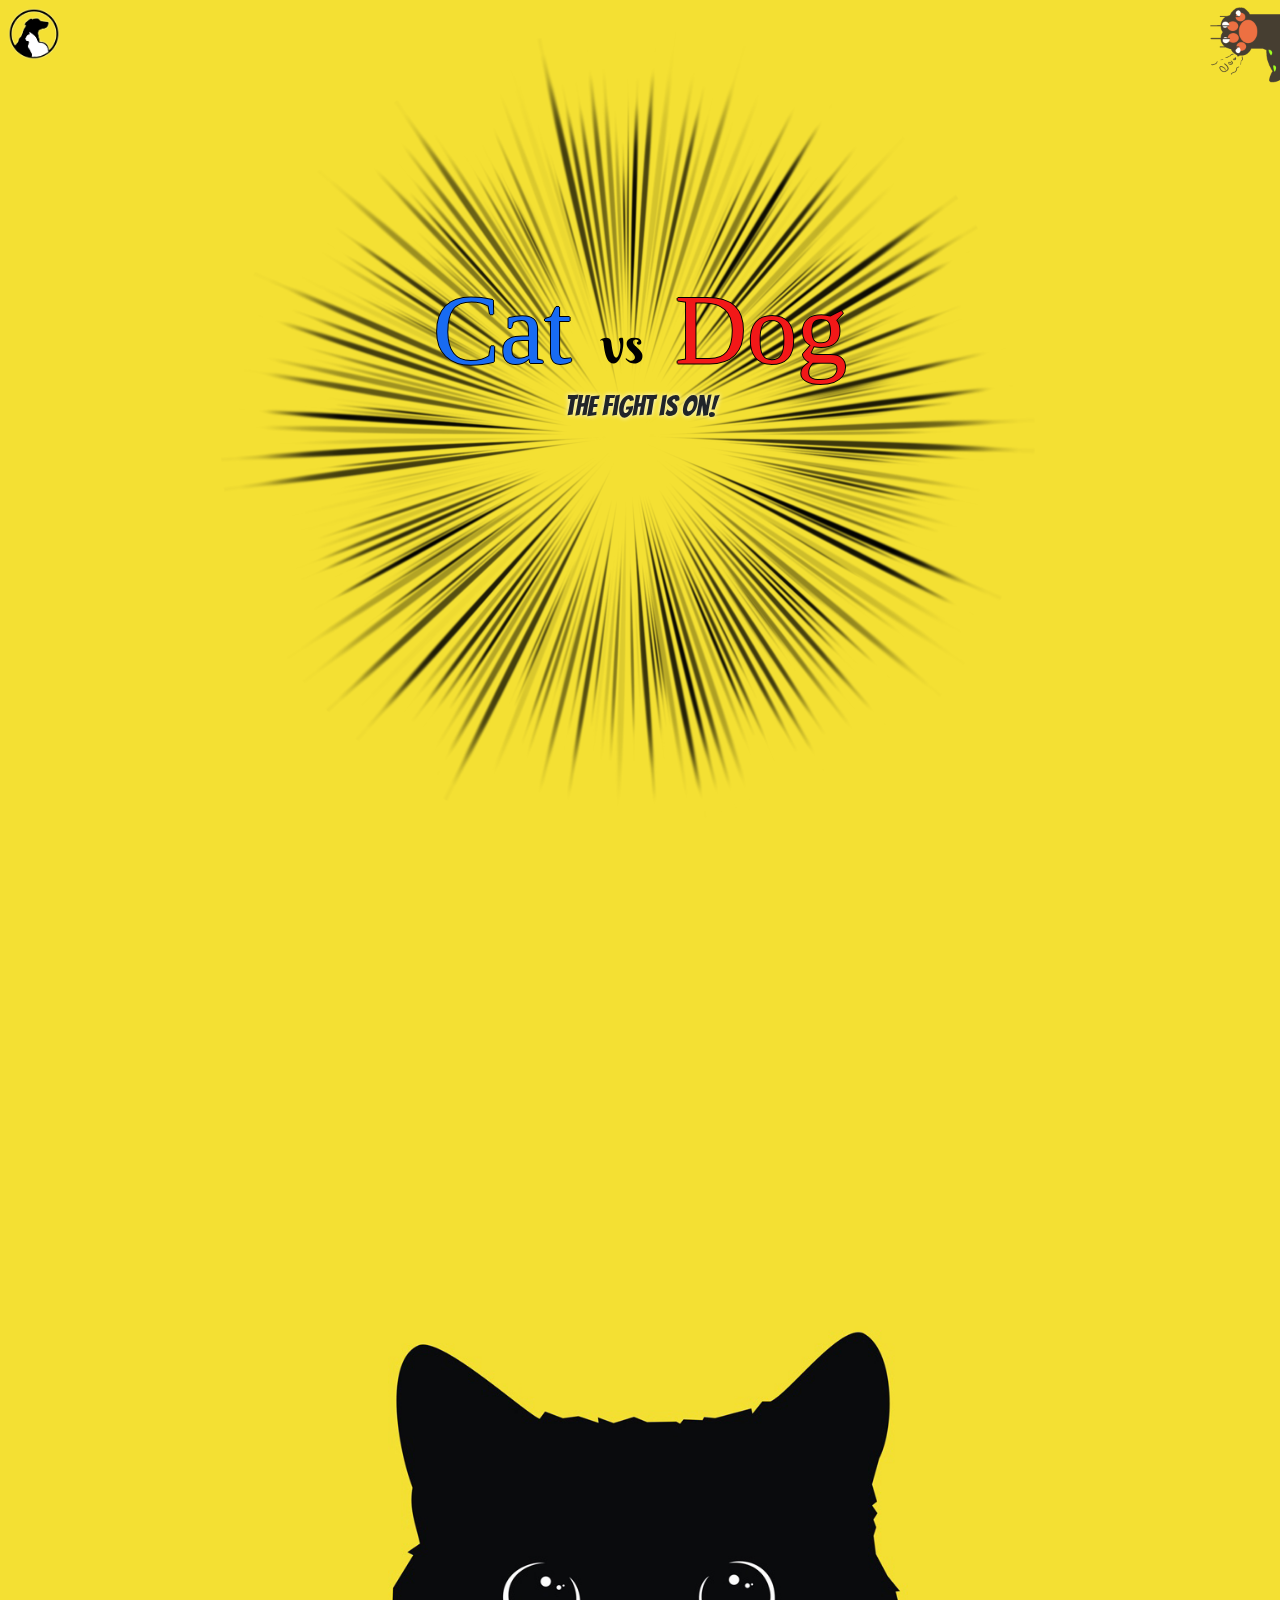
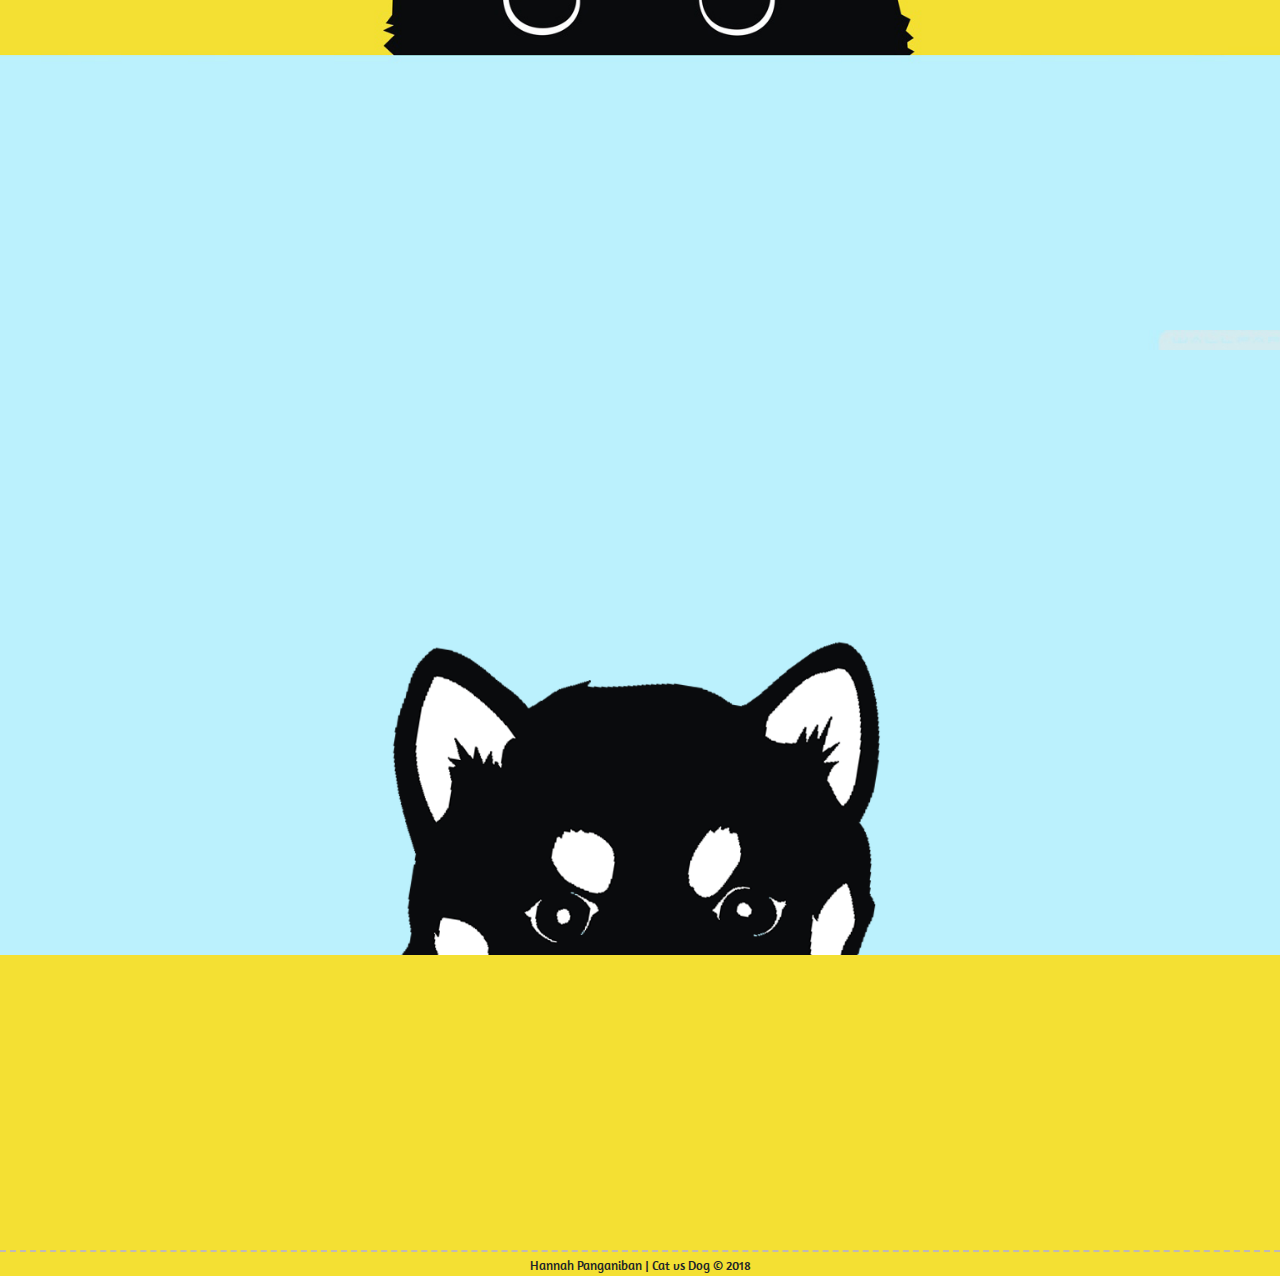
<file: index.html>
<!DOCTYPE html>
<html lang="en">
<head>

	<meta charset="utf-8">
	<meta name="viewport" content="width=device-width, initial-scale=1.0, maximum-scale=1.0, shrink-to-fit=no">
	<meta http-equiv="X-UA-Compatible" content="IE-Edge">

	<title> Cat vs Dog </title>

	<!-- jquery first then popper then bootstrap js -->
	<link rel="stylesheet" href="https://maxcdn.bootstrapcdn.com/bootstrap/4.1.3/css/bootstrap.min.css">
	<script src="https://ajax.googleapis.com/ajax/libs/jquery/3.3.1/jquery.min.js"></script>
	<script src="https://cdnjs.cloudflare.com/ajax/libs/popper.js/1.14.3/umd/popper.min.js"></script>
	<script src="https://maxcdn.bootstrapcdn.com/bootstrap/4.1.3/js/bootstrap.min.js"></script>

	<!-- animate css -->
	<link rel="stylesheet" type="text/css" href="assets/css/animate.css">

	<!-- google fonts -->
	<link href="https://fonts.googleapis.com/css?family=Amaranth|Bangers|Berkshire+Swash|Permanent+Marker" rel="stylesheet">

	<!-- fontawesome -->
	<link rel="stylesheet" href="https://use.fontawesome.com/releases/v5.4.1/css/all.css" integrity="sha384-5sAR7xN1Nv6T6+dT2mhtzEpVJvfS3NScPQTrOxhwjIuvcA67KV2R5Jz6kr4abQsz" crossorigin="anonymous">

	<!-- fav icon -->
	<link rel="icon" href="assets/images/logo.png">

	<!-- aos -->
	<link rel="stylesheet" href="https://unpkg.com/aos@next/dist/aos.css"/>

	<!-- external css -->
	<link rel="stylesheet" type="text/css" href="assets/css/style.css">

	<!-- external js -->
	<script type="text/javascript" src="assets/js/external.js"></script>

	<!-- external js -->
	<script type="text/javascript" src="assets/js/index.js"></script>

</head>
<body>

<!-- Logo and Navigation -->
	<div id="navigation" class="fixed-top">
		<a href="index.html"><img id="logo" class="float-left pt-2 ml-2" src="assets/images/logo.png" alt="logo"></a>

		<nav id="hamburger" class="float-right">
			<div id="navslide">
				<div id="navtoggle"><img src="assets/images/navicon.gif" class="img-fluid" alt="nav icon"></div>

				<div>
					<ul>
						<li><a class="nav-link" href="story.html"><i class="fas fa-store"></i> Story</a></li>
						<li><a class="nav-link" href="cat.html"><i class="fas fa-cat"></i> Cat</a></li>
						<li><a class="nav-link" href="dog.html"><i class="fas fa-dog"></i> Dog</a></li>
						<li><a class="nav-link" href="gallery.html"><i class="fas fa-image"></i> Gallery</a></li>
						<li><a class="nav-link" href="about.html"><i class="fas fa-question-circle"></i> About</a></li>
					</ul>
				</div>
			</div>
		</nav> <!-- end of hamburger -->
	</div>

<!-- end of Logo and Navigation -->



<!-- Landing Page Content -->
	<header id="title">
		<h1 id="landing-title" data-aos="zoom-in-down" data-aos-mirror="true" data-aos-duration="1000">
			<span id="cat-title">Cat</span>
			<span id="vs"> vs </span>
			<span id="dog-title">Dog</span>
		</h1>

		<h3 id="fight" data-aos="zoom-in-up" data-aos-mirror="true" data-aos-duration="1000">The fight is on!</h3>	
	</header> <!-- end of header -->


	<section id="choose">
		<h1 data-aos="fade-down" data-aos-easing="linear" data-aos-duration="1000">Choose your side!</h1>
	</section>


	<section id="cat">
		<h1 data-aos="zoom-in-up" data-aos-mirror="true" data-aos-delay="200">
			<a href="cat.html"><span id="cat-title"><i class="fas fa-fish" id="choose-icon"></i></span></a>
		</h1>	
	</section> <!-- end of cat -->
	

	<section id="dog">
		<h1 data-aos="zoom-in-up" data-aos-mirror="true" data-aos-delay="200">
			<a href="dog.html"><span id="dog-title"><i class="fas fa-bone" id="choose-icon"></i></span></a>
		</h1>	
	</section> <!-- end of cat -->

<!-- end of Content -->

	

	<footer id="index-footer">
		<small>Hannah Panganiban | Cat vs Dog &copy; 2018</small>
		
		<!-- Youtube -->
		<div id="index"></div>
	</footer>








<!-- aos script -->
<script src="https://unpkg.com/aos@next/dist/aos.js"></script>
	<script>
		AOS.init();
	</script>


</body>
</html>
</file>
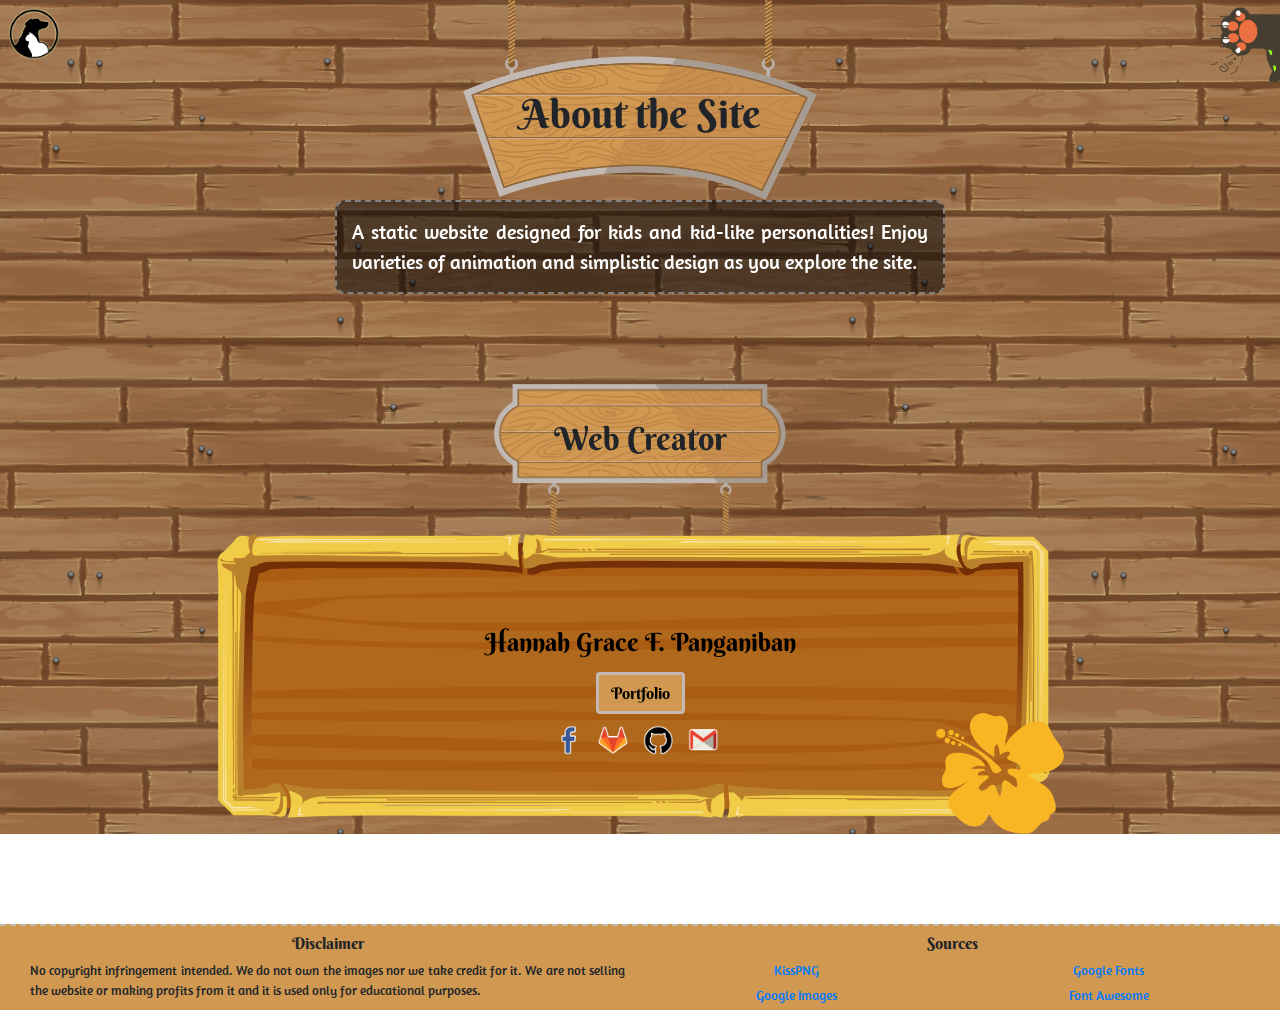
<file: about.html>
<!DOCTYPE html>
<html lang="en">
<head>

	<meta charset="utf-8">
	<meta name="viewport" content="width=device-width, initial-scale=1.0, maximum-scale=1.0, shrink-to-fit=no">
	<meta http-equiv="X-UA-Compatible" content="IE-Edge">

	<title> CvD | About </title>

	<!-- jquery first then popper then bootstrap js -->
	<link rel="stylesheet" href="https://maxcdn.bootstrapcdn.com/bootstrap/4.1.3/css/bootstrap.min.css">
	<script src="https://ajax.googleapis.com/ajax/libs/jquery/3.3.1/jquery.min.js"></script>
	<script src="https://cdnjs.cloudflare.com/ajax/libs/popper.js/1.14.3/umd/popper.min.js"></script>
	<script src="https://maxcdn.bootstrapcdn.com/bootstrap/4.1.3/js/bootstrap.min.js"></script>

	<!-- animate css -->
	<link rel="stylesheet" type="text/css" href="assets/css/animate.css">

	<!-- google fonts -->
	<link href="https://fonts.googleapis.com/css?family=Amaranth|Bangers|Berkshire+Swash|Permanent+Marker" rel="stylesheet">

	<!-- fontawesome -->
	<link rel="stylesheet" href="https://use.fontawesome.com/releases/v5.4.1/css/all.css" integrity="sha384-5sAR7xN1Nv6T6+dT2mhtzEpVJvfS3NScPQTrOxhwjIuvcA67KV2R5Jz6kr4abQsz" crossorigin="anonymous">

	<!-- fav icon -->
	<link rel="icon" href="assets/images/logo.png">

	<!-- aos -->
	<link rel="stylesheet" href="https://unpkg.com/aos@next/dist/aos.css"/>

	<!-- external css -->
	<link rel="stylesheet" type="text/css" href="assets/css/style.css">

	<!-- external js -->
	<script type="text/javascript" src="assets/js/external.js"></script>

</head>
<body>

<!-- Logo and Navigation -->
	<div id="navigation" class="fixed-top">
		<a href="index.html"><img id="logo" class="float-left pt-2 ml-2" src="assets/images/logo.png" alt="logo"></a>

		<nav id="hamburger" class="float-right">
			<div id="navslide">
				<div id="navtoggle"><img src="assets/images/navicon.gif" class="img-fluid" alt="nav icon"></div>

				<div>
					<ul>
						<li><a class="nav-link" href="story.html"><i class="fas fa-store"></i> Story</a></li>
						<li><a class="nav-link" href="cat.html"><i class="fas fa-cat"></i> Cat</a></li>
						<li><a class="nav-link" href="dog.html"><i class="fas fa-dog"></i> Dog</a></li>
						<li><a class="nav-link" href="gallery.html"><i class="fas fa-image"></i> Gallery</a></li>
						<li><a id="active" class="nav-link" href="about.html"><i class="fas fa-question-circle"></i> About</a></li>
					</ul>
				</div>
			</div>
		</nav> <!-- end of hamburger -->
	</div>

<!-- end of Logo and Navigation -->



<!-- Story (About) Page Content -->

	<main class="container-fluid">
		<header id="story-header" data-aos="fade-down" data-aos-easing="linear" data-aos-duration="1000">
			<h1 id="about-header">About the Site</h1>
		</header> <!-- end of header -->


		<section class="row">
			<div class="col-10 col-lg-6 offset-1 offset-lg-3">
				<p id="story-info" data-aos="fade-down" data-aos-easing="linear" data-aos-duration="1000">A static website designed for kids and kid-like personalities! Enjoy varieties of animation and simplistic design as you explore the site.</p>
			</div>
		</section> <!-- end of opening message -->



		<section id="about-section">
			<h2 id="about-title" data-aos="fade-down" data-aos-easing="linear" data-aos-duration="1500">Web Creator</h2>

			<div id="about-content" data-aos="fade-down" data-aos-easing="linear" data-aos-duration="1500">
				<p id="about-name">Hannah Grace F. Panganiban</p>

				<a href="https://hpanganiban.github.io/myportfolio/" target="_blank"><button id="about-btn" class="btn">Portfolio</button></a>

				<div>
					<a href="https://facebook.com/misayukimura" target="_blank"><img id="social-icon" src="assets/images/fb.png"></a>

					<a href="https://gitlab.com/hpanganiban" target="_blank"><img id="social-icon" src="assets/images/gitlab.png"></a>

					<a href="https://github.com/hpanganiban" target="_blank"><img id="social-icon" src="assets/images/github.png"></a>

					<a href="mailto:panganiban.hannah@gmail.com" target="_top"><img id="social-icon" src="assets/images/gmail.png"></a>
				</div> 
			</div> <!-- end of about content -->
		</section> <!-- end of about section -->

		<!-- Youtube -->
		<div id="bgsound"></div>

	</main> <!-- end of container -->
<!-- end of Story (About) Page Content -->




	<footer id="about-footer">
		<div id="about-footer-content" class="row container-fluid">
			<div class="col-12 col-md-6 col-lg-6">
				<h6 id="about-disclaimer-title">Disclaimer</h6>
				<p id="about-disclaimer">No copyright infringement intended. We do not own the images nor we take credit for it. We are not selling the website or making profits from it and it is used only for educational purposes.</p>
			</div> <!-- end of disclaimer -->

			<div class="col-12 col-md-6 col-lg-6">
				<h6 id="about-disclaimer-title">Sources</h6>

				<div class="row">
					<div class="col-6">
					<a href="https://www.kisspng.com/" target="_blank"><p id="about-sources">KissPNG</p></a>
					<a href="https://images.google.com/" target="_blank"><p id="about-sources">Google Images</p></a>
					</div>

					<div class="col-6">
						<a href="https://fonts.google.com/" target="_blank"><p id="about-sources">Google Fonts</p></a>
						<a href="https://fontawesome.com/" target="_blank"><p id="about-sources">Font Awesome</p></a>
					</div>
				</div>
			</div> <!-- end of sources -->
		</div> <!-- end of content -->
	</footer> <!-- end of footer -->




<!-- aos script -->
<script src="https://unpkg.com/aos@next/dist/aos.js"></script>
	<script>
		AOS.init({
			disable: false,
			startEvent: 'DOMContentLoaded',
			initClassName: 'aos-init',
			animatedClassName: 'aos-animate', 
			useClassNames: false,
			disableMutationObserver: false, 
			debounceDelay: 50, 
			throttleDelay: 99, 
	  
			easing: 'ease',
			once: true,
			mirror: false,
		});
	</script>


</body>
</html>
</file>
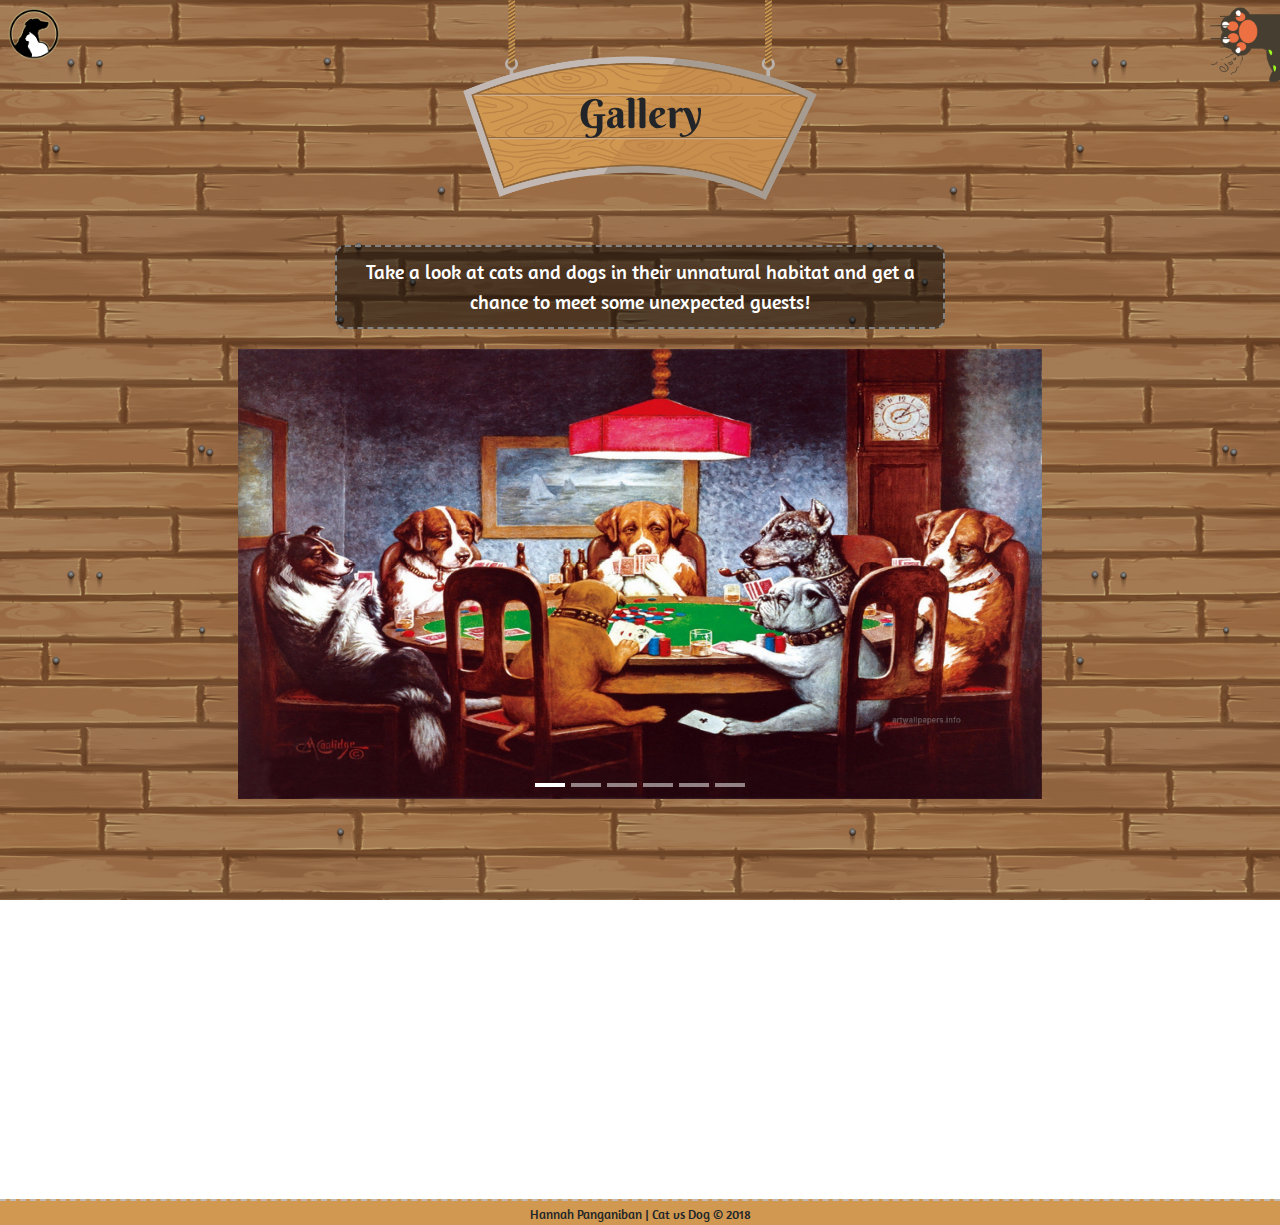
<file: gallery.html>
<!DOCTYPE html>
<html lang="en">
<head>

	<meta charset="utf-8">
	<meta name="viewport" content="width=device-width, initial-scale=1.0, maximum-scale=1.0, shrink-to-fit=no">
	<meta http-equiv="X-UA-Compatible" content="IE-Edge">

	<title> CvD | Gallery </title>

	<!-- jquery first then popper then bootstrap js -->
	<link rel="stylesheet" href="https://maxcdn.bootstrapcdn.com/bootstrap/4.1.3/css/bootstrap.min.css">
	<script src="https://ajax.googleapis.com/ajax/libs/jquery/3.3.1/jquery.min.js"></script>
	<script src="https://cdnjs.cloudflare.com/ajax/libs/popper.js/1.14.3/umd/popper.min.js"></script>
	<script src="https://maxcdn.bootstrapcdn.com/bootstrap/4.1.3/js/bootstrap.min.js"></script>

	<!-- animate css -->
	<link rel="stylesheet" type="text/css" href="assets/css/animate.css">

	<!-- google fonts -->
	<link href="https://fonts.googleapis.com/css?family=Amaranth|Bangers|Berkshire+Swash|Permanent+Marker" rel="stylesheet">

	<!-- fontawesome -->
	<link rel="stylesheet" href="https://use.fontawesome.com/releases/v5.4.1/css/all.css" integrity="sha384-5sAR7xN1Nv6T6+dT2mhtzEpVJvfS3NScPQTrOxhwjIuvcA67KV2R5Jz6kr4abQsz" crossorigin="anonymous">

	<!-- fav icon -->
	<link rel="icon" href="assets/images/logo.png">

	<!-- aos -->
	<link rel="stylesheet" href="https://unpkg.com/aos@next/dist/aos.css"/>

	<!-- external css -->
	<link rel="stylesheet" type="text/css" href="assets/css/style.css">

	<!-- external js -->
	<script type="text/javascript" src="assets/js/external.js"></script>

</head>
<body>

<!-- Logo and Navigation -->
	<div id="navigation" class="fixed-top">
		<a href="index.html"><img id="logo" class="float-left pt-2 ml-2" src="assets/images/logo.png" alt="logo"></a>

		<nav id="hamburger" class="float-right">
			<div id="navslide">
				<div id="navtoggle"><img src="assets/images/navicon.gif" class="img-fluid" alt="nav icon"></div>

				<div>
					<ul>
						<li><a class="nav-link" href="story.html"><i class="fas fa-store"></i> Story</a></li>
						<li><a class="nav-link" href="cat.html"><i class="fas fa-cat"></i> Cat</a></li>
						<li><a class="nav-link" href="dog.html"><i class="fas fa-dog"></i> Dog</a></li>
						<li><a id="active" class="nav-link" href="gallery.html"><i class="fas fa-image"></i> Gallery</a></li>
						<li><a class="nav-link" href="about.html"><i class="fas fa-question-circle"></i> About</a></li>
					</ul>
				</div>
			</div>
		</nav> <!-- end of hamburger -->
	</div>

<!-- end of Logo and Navigation -->



<!-- Dog Page Content -->

	<main class="container-fluid">
		<header id="story-header" data-aos="fade-down" data-aos-easing="linear" data-aos-duration="1000">
			<h1>Gallery</h1>
		</header> <!-- end of header -->

		<section class="row">
			<div class="col-10 col-lg-6 offset-1 offset-lg-3">
				<p id="gallery-info" class="animated fadeIn">Take a look at cats and dogs in their unnatural habitat and get a chance to meet some unexpected guests!</p>
			</div>
		</section> <!-- end of opening message -->


		<section id="demo" class="carousel slide col-12 col-md-8 col-lg-8 offset-md-2 offset-lg-2 sticky-top" data-ride="carousel" data-aos="zoom-in-up" data-aos-easing="ease-out-cubic" data-aos-delay="1000" data-aos-duration="1000">

		  <!-- Indicators -->
			<ul class="carousel-indicators">
				<li data-target="#demo" data-slide-to="0" class="active"></li>
				<li data-target="#demo" data-slide-to="1"></li>
				<li data-target="#demo" data-slide-to="2"></li>
				<li data-target="#demo" data-slide-to="3"></li>
				<li data-target="#demo" data-slide-to="4"></li>
				<li data-target="#demo" data-slide-to="5"></li>
			</ul> <!-- end of indicators -->


		  <!-- The slideshow -->
			<div class="carousel-inner">
		    	<div class="carousel-item active">
		    		<img id="carousel-img" src="assets/images/gallery1.jpg" alt="Dogs playing poker">
				</div>

		    	<div class="carousel-item">
		    		<img id="carousel-img" src="assets/images/gallery2.jpg" alt="Cats playing poker">
		    	</div>

				<div class="carousel-item">
		    		<img id="carousel-img" src="assets/images/gallery3.png" alt="Loitering cats">
		    	</div>

		    	<div class="carousel-item">
		    		<img id="carousel-img" src="assets/images/gallery4.jpg" alt="Tres Diablos">
		    	</div>

		    	<div class="carousel-item">
		    		<img id="carousel-img" src="assets/images/gallery5.jpg" alt="The Frontyard">
		    	</div>

		    	<div class="carousel-item">
		    		<img id="carousel-img" src="assets/images/gallery6.jpeg" alt="Dante stealing food">
		    	</div>
			</div> <!-- end of slideshow -->

		  <!-- Left and right controls -->
			<a class="carousel-control-prev" href="#demo" data-slide="prev"><span class="carousel-control-prev-icon"></span></a>
			<a class="carousel-control-next" href="#demo" data-slide="next"><span class="carousel-control-next-icon"></span></a>
			<!-- end of controls -->

		</section> <!-- end of carousel demo -->


<!-- thumbnail for large screens -->
		<section id="thumbnail" class="thumbnail-lg">
			<div class="row">
				<div class="col-lg-2 offset-3 offset-lg-3">
					<div class="hovereffect" data-aos="fade-in" data-aos-duration="800">
						<img id="thumbnail-img" src="assets/images/gallery1.jpg" class="img-fluid" alt="Dogs playing poker">

						<div id="gallery-overflow" class="overlay" data-slide-to="0" data-target="#demo">
							<h2 id="gallery-description">Dogs playing poker</h2>
						</div>
					</div>
				</div>

				<div class="col-lg-2">
					<div class="hovereffect" data-aos="fade-in" data-aos-duration="800">
						<img id="thumbnail-img" src="assets/images/gallery2.jpg" class="img-fluid" alt="Cats playing poker">

						<div id="gallery-overflow" class="overlay" data-slide-to="1" data-target="#demo">
							<h2 id="gallery-description">Cats playing poker</h2>
						</div>
					</div>
				</div>

				<div class="col-lg-2">
					<div class="hovereffect" data-aos="fade-in" data-aos-duration="800">
						<img id="thumbnail-img" src="assets/images/gallery3.png" class="img-fluid" alt="Loitering cats">

						<div id="gallery-overflow" class="overlay" data-slide-to="2" data-target="#demo">
							<h2 id="gallery-description">Loitering cats</h2>
						</div>
					</div>
				</div>
			</div>

			
			<div id="gallery-row2" class="row">
				<div class="col-lg-2 offset-lg-3">
					<div class="hovereffect" data-aos="fade-in" data-aos-duration="800">
						<img id="thumbnail-img" src="assets/images/gallery4.jpg" class="img-fluid" alt="Tres Diablos">

						<div id="gallery-overflow" class="overlay" data-slide-to="3" data-target="#demo">
							<h2 id="gallery-description">Tres Diablos</h2>
						</div>
					</div>
				</div>

				<div class="col-lg-2">
					<div class="hovereffect" data-aos="fade-in" data-aos-duration="800">
						<img id="thumbnail-img" src="assets/images/gallery5.jpg" class="img-fluid" alt="The Frontyard">

						<div id="gallery-overflow" class="overlay" data-slide-to="4" data-target="#demo">
							<h2 id="gallery-description">The Frontyard</h2>
						</div>
					</div>
				</div>

				<div class="col-lg-2">
					<div class="hovereffect" data-aos="fade-in" data-aos-duration="800">
						<img id="thumbnail-img" src="assets/images/gallery6.jpeg" class="img-fluid" alt="Dante stealing food">

						<div id="gallery-overflow" class="overlay" data-slide-to="5" data-target="#demo">
							<h2 id="gallery-description">Dante stealing food</h2>
						</div>
					</div>
				</div>
			</div>
		</section> <!-- end of thumbnail for large screens -->


<!-- thumbnail for small screens -->
		<section id="thumbnail" class="thumbnail-sm">
			<div class="row">
				<div id="gallery-sm" class="col-5 offset-1">
					<div class="hovereffect" data-aos="fade-in" data-aos-duration="800">
						<img id="thumbnail-img" src="assets/images/gallery1.jpg" class="img-fluid">

						<div id="gallery-overflow" class="overlay" data-slide-to="0" data-target="#demo">
							<h2 id="gallery-description">Dogs playing poker</h2>
						</div>
					</div>
				</div>

				<div id="gallery-sm" class="col-5">
					<div class="hovereffect" data-aos="fade-in" data-aos-duration="800">
						<img id="thumbnail-img" src="assets/images/gallery2.jpg" class="img-fluid">

						<div id="gallery-overflow" class="overlay" data-slide-to="1" data-target="#demo">
							<h2 id="gallery-description">Cats playing poker</h2>
						</div>
					</div>
				</div>

				<div id="gallery-sm" class="col-5 offset-1">
					<div class="hovereffect" data-aos="fade-in" data-aos-duration="800">
						<img id="thumbnail-img" src="assets/images/gallery3.png" class="img-fluid">

						<div id="gallery-overflow" class="overlay" data-slide-to="2" data-target="#demo">
							<h2 id="gallery-description">Loitering cats</h2>
						</div>
					</div>
				</div>
			
				<div id="gallery-sm" class="col-5">
					<div class="hovereffect" data-aos="fade-in" data-aos-duration="800">
						<img id="thumbnail-img" src="assets/images/gallery4.jpg" class="img-fluid">

						<div id="gallery-overflow" class="overlay" data-slide-to="3" data-target="#demo">
							<h2 id="gallery-description">Tres Diablos</h2>
						</div>
					</div>
				</div>

				<div id="gallery-sm" class="col-5 offset-1">
					<div class="hovereffect" data-aos="fade-in" data-aos-duration="800">
						<img id="thumbnail-img" src="assets/images/gallery5.jpg" class="img-fluid">

						<div id="gallery-overflow" class="overlay" data-slide-to="4" data-target="#demo">
							<h2 id="gallery-description">The Frontyard</h2>
						</div>
					</div>
				</div>

				<div id="gallery-sm" class="col-5">
					<div class="hovereffect" data-aos="fade-in" data-aos-duration="800">
						<img id="thumbnail-img" src="assets/images/gallery6.jpeg" class="img-fluid">

						<div id="gallery-overflow" class="overlay" data-slide-to="5" data-target="#demo">
							<h2 id="gallery-description">Dante stealing food</h2>
						</div>
					</div>
				</div>
			</div>
		</section> <!-- end of thumbnail for small screens -->

		<!-- Youtube -->
		<div id="bgsound"></div>

	</main>
<!-- end of Dog Page Content -->


	<footer>
		<small>Hannah Panganiban | Cat vs Dog &copy; 2018</small>
	</footer>






<!-- aos script -->
<script src="https://unpkg.com/aos@next/dist/aos.js"></script>
	<script>
		AOS.init({
			disable: false,
			startEvent: 'DOMContentLoaded',
			initClassName: 'aos-init',
			animatedClassName: 'aos-animate', 
			useClassNames: false,
			disableMutationObserver: false, 
			debounceDelay: 50, 
			throttleDelay: 99, 
	  
			easing: 'ease',
			once: true,
			mirror: false,
		});
	</script>

</body>
</html>
</file>
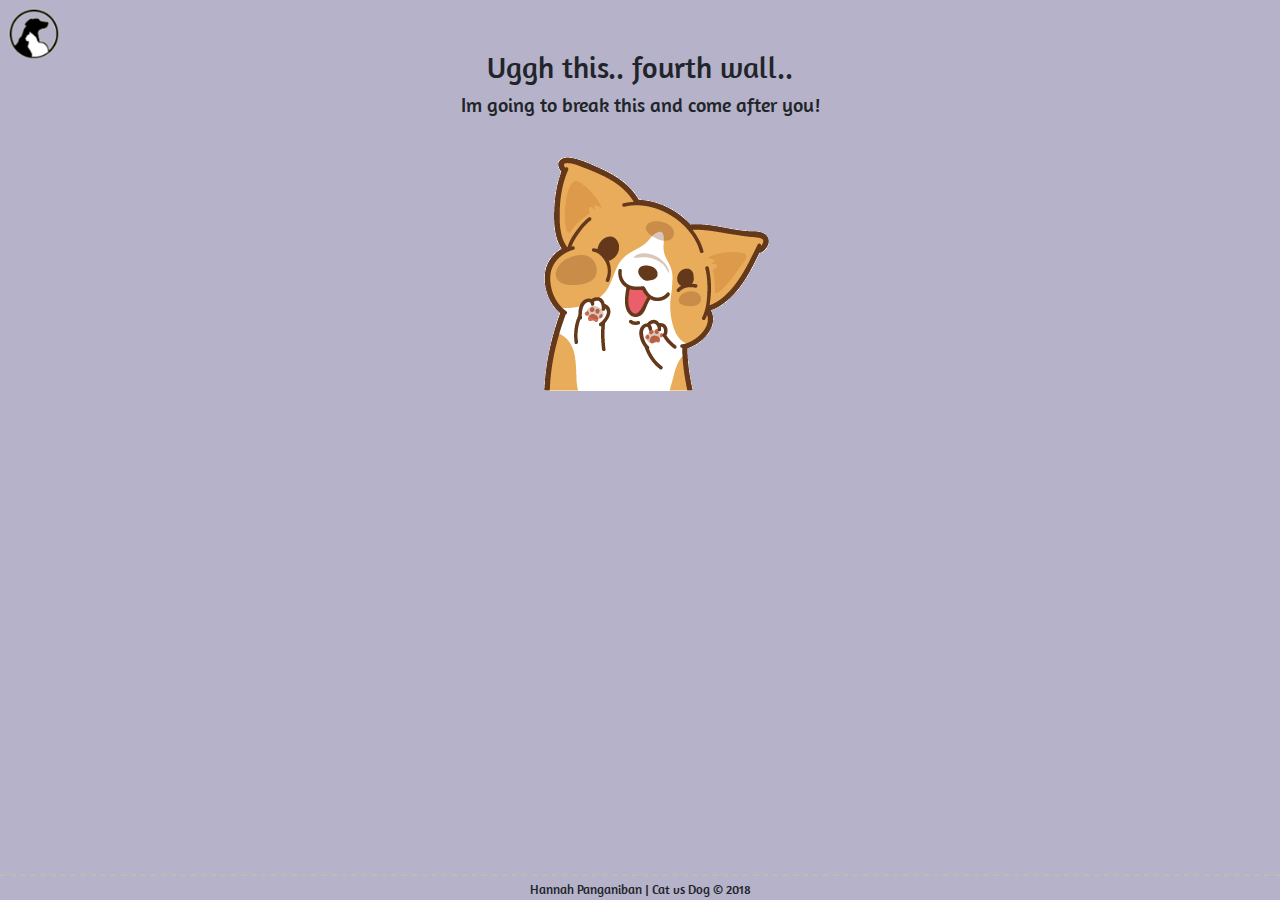
<file: run.html>
<!DOCTYPE html>
<html lang="en">
<head>

	<meta charset="utf-8">
	<meta name="viewport" content="width=device-width, initial-scale=1.0, maximum-scale=1.0, shrink-to-fit=no">
	<meta http-equiv="X-UA-Compatible" content="IE-Edge">

	<title> CvD | Run </title>

	<!-- jquery first then popper then bootstrap js -->
	<link rel="stylesheet" href="https://maxcdn.bootstrapcdn.com/bootstrap/4.1.3/css/bootstrap.min.css">
	<script src="https://ajax.googleapis.com/ajax/libs/jquery/3.3.1/jquery.min.js"></script>
	<script src="https://cdnjs.cloudflare.com/ajax/libs/popper.js/1.14.3/umd/popper.min.js"></script>
	<script src="https://maxcdn.bootstrapcdn.com/bootstrap/4.1.3/js/bootstrap.min.js"></script>

	<!-- animate css -->
	<link rel="stylesheet" type="text/css" href="assets/css/animate.css">

	<!-- google fonts -->
	<link href="https://fonts.googleapis.com/css?family=Amaranth|Bangers|Berkshire+Swash|Permanent+Marker" rel="stylesheet">

	<!-- fontawesome -->
	<link rel="stylesheet" href="https://use.fontawesome.com/releases/v5.4.1/css/all.css" integrity="sha384-5sAR7xN1Nv6T6+dT2mhtzEpVJvfS3NScPQTrOxhwjIuvcA67KV2R5Jz6kr4abQsz" crossorigin="anonymous">

	<!-- fav icon -->
	<link rel="icon" href="assets/images/logo.png">

	<!-- aos -->
	<link rel="stylesheet" href="https://unpkg.com/aos@next/dist/aos.css"/>

	<!-- external css -->
	<link rel="stylesheet" type="text/css" href="assets/css/style.css">

	<!-- external js -->
	<script type="text/javascript" src="assets/js/external.js"></script>

</head>
<body>

<!-- Logo and Navigation -->
	<div class="fixed-top">
		<a href="index.html"><img id="logo" class="float-left pt-2 ml-2" src="assets/images/logo.png" alt="logo"></a>
	</div>

<!-- end of Logo and Navigation -->



	<section id="secret-page">
		<p id="secret-message-first">Uggh this.. fourth wall..</p>
		<p id="secret-message-second">Im going to break this and come after you!</p>

		<img id="secret-img" src="assets/images/dogrun.gif" class="img-fluid" alt="dog running">

		<footer id="secret-footer" class="fixed-bottom">
			<small>Hannah Panganiban | Cat vs Dog &copy; 2018</small>
		</footer>
	</section>







<!-- aos script -->
<script src="https://unpkg.com/aos@next/dist/aos.js"></script>
	<script>
		AOS.init();
	</script>

</body>
</html>
</file>
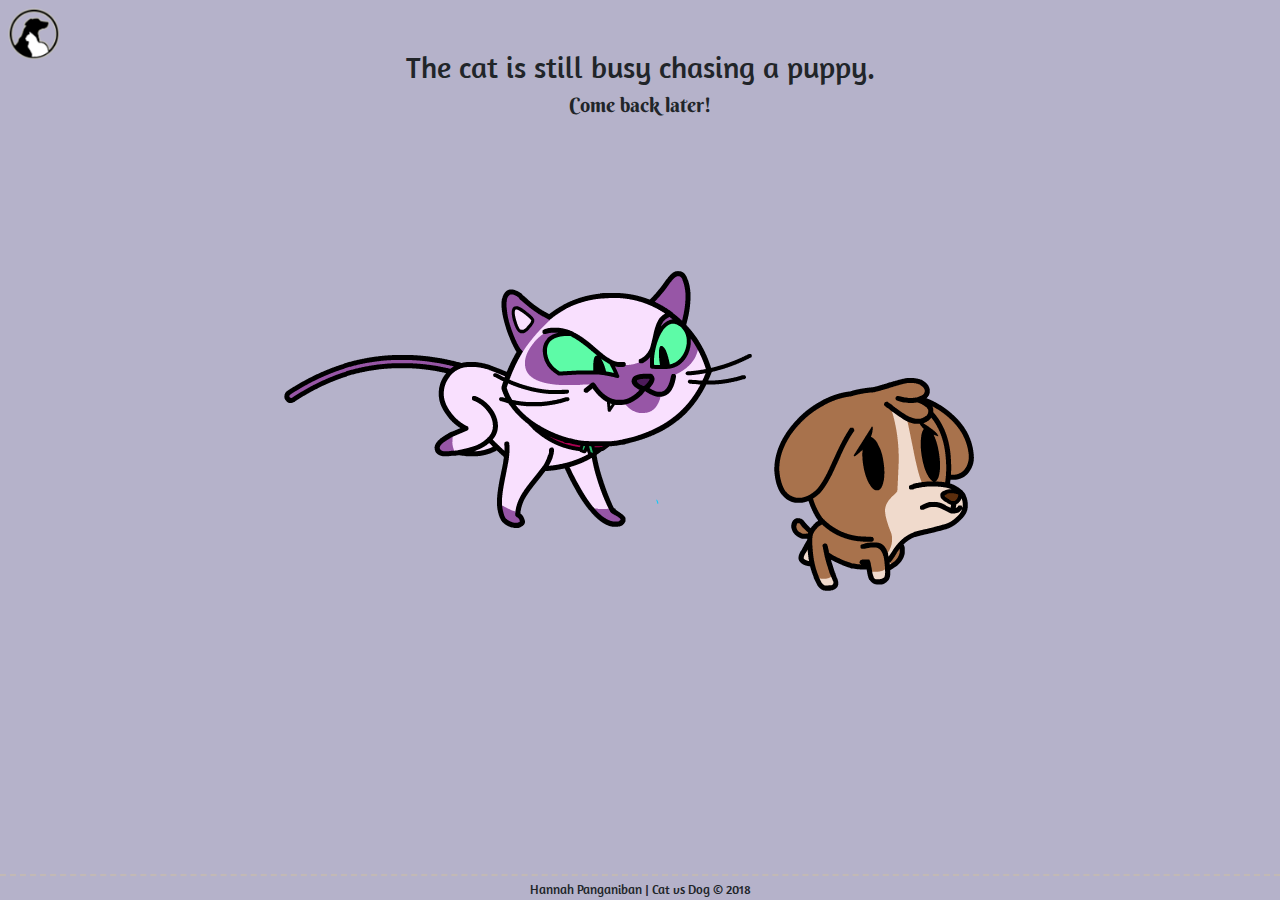
<file: secret.html>
<!DOCTYPE html>
<html lang="en">
<head>

	<meta charset="utf-8">
	<meta name="viewport" content="width=device-width, initial-scale=1.0, maximum-scale=1.0, shrink-to-fit=no">
	<meta http-equiv="X-UA-Compatible" content="IE-Edge">

	<title> CvD | Secret </title>

	<!-- jquery first then popper then bootstrap js -->
	<link rel="stylesheet" href="https://maxcdn.bootstrapcdn.com/bootstrap/4.1.3/css/bootstrap.min.css">
	<script src="https://ajax.googleapis.com/ajax/libs/jquery/3.3.1/jquery.min.js"></script>
	<script src="https://cdnjs.cloudflare.com/ajax/libs/popper.js/1.14.3/umd/popper.min.js"></script>
	<script src="https://maxcdn.bootstrapcdn.com/bootstrap/4.1.3/js/bootstrap.min.js"></script>

	<!-- animate css -->
	<link rel="stylesheet" type="text/css" href="assets/css/animate.css">

	<!-- google fonts -->
	<link href="https://fonts.googleapis.com/css?family=Amaranth|Bangers|Berkshire+Swash|Permanent+Marker" rel="stylesheet">

	<!-- fontawesome -->
	<link rel="stylesheet" href="https://use.fontawesome.com/releases/v5.4.1/css/all.css" integrity="sha384-5sAR7xN1Nv6T6+dT2mhtzEpVJvfS3NScPQTrOxhwjIuvcA67KV2R5Jz6kr4abQsz" crossorigin="anonymous">

	<!-- fav icon -->
	<link rel="icon" href="assets/images/logo.png">

	<!-- aos -->
	<link rel="stylesheet" href="https://unpkg.com/aos@next/dist/aos.css"/>

	<!-- external css -->
	<link rel="stylesheet" type="text/css" href="assets/css/style.css">

	<!-- external js -->
	<script type="text/javascript" src="assets/js/external.js"></script>

</head>
<body>

<!-- Logo and Navigation -->
	<div class="fixed-top">
		<a href="index.html"><img id="logo" class="float-left pt-2 ml-2" src="assets/images/logo.png" alt="logo"></a>
	</div>

<!-- end of Logo and Navigation -->



	<section id="secret-page">
		<p id="secret-message-first">The cat is still busy chasing a puppy.</p>
		<p id="secret-message">Come back later!</p>

		<img id="secret-img" src="assets/images/secret.gif" class="img-fluid" alt="cat chasing dog">

		<footer id="secret-footer" class="fixed-bottom">
			<small>Hannah Panganiban | Cat vs Dog &copy; 2018</small>
		</footer>
	</section>


	




<!-- aos script -->
<script src="https://unpkg.com/aos@next/dist/aos.js"></script>
	<script>
		AOS.init();
	</script>

</body>
</html>
</file>
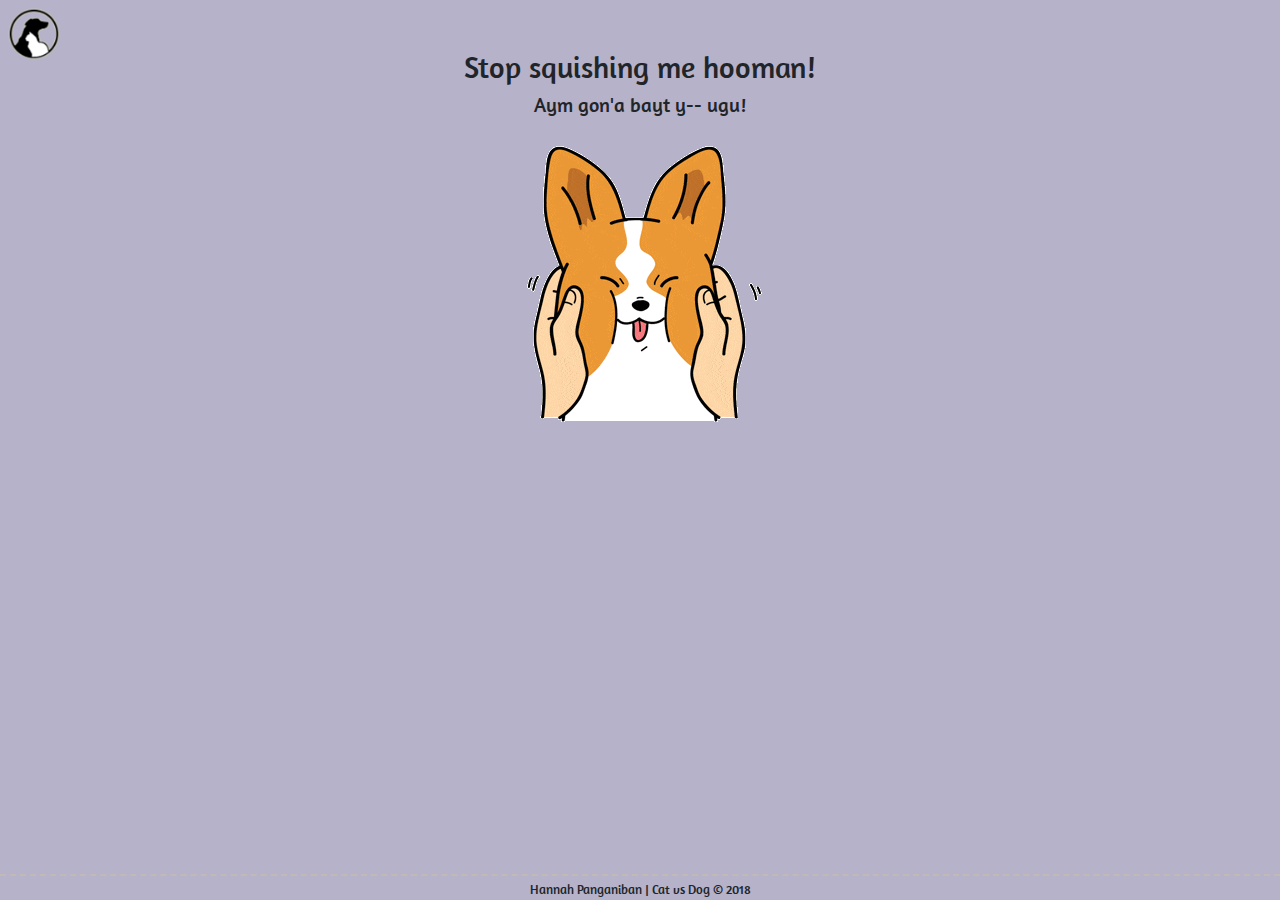
<file: stay.html>
<!DOCTYPE html>
<html lang="en">
<head>

	<meta charset="utf-8">
	<meta name="viewport" content="width=device-width, initial-scale=1.0, maximum-scale=1.0, shrink-to-fit=no">
	<meta http-equiv="X-UA-Compatible" content="IE-Edge">

	<title> CvD | Stay </title>

	<!-- jquery first then popper then bootstrap js -->
	<link rel="stylesheet" href="https://maxcdn.bootstrapcdn.com/bootstrap/4.1.3/css/bootstrap.min.css">
	<script src="https://ajax.googleapis.com/ajax/libs/jquery/3.3.1/jquery.min.js"></script>
	<script src="https://cdnjs.cloudflare.com/ajax/libs/popper.js/1.14.3/umd/popper.min.js"></script>
	<script src="https://maxcdn.bootstrapcdn.com/bootstrap/4.1.3/js/bootstrap.min.js"></script>

	<!-- animate css -->
	<link rel="stylesheet" type="text/css" href="assets/css/animate.css">

	<!-- google fonts -->
	<link href="https://fonts.googleapis.com/css?family=Amaranth|Bangers|Berkshire+Swash|Permanent+Marker" rel="stylesheet">

	<!-- fontawesome -->
	<link rel="stylesheet" href="https://use.fontawesome.com/releases/v5.4.1/css/all.css" integrity="sha384-5sAR7xN1Nv6T6+dT2mhtzEpVJvfS3NScPQTrOxhwjIuvcA67KV2R5Jz6kr4abQsz" crossorigin="anonymous">

	<!-- fav icon -->
	<link rel="icon" href="assets/images/logo.png">

	<!-- aos -->
	<link rel="stylesheet" href="https://unpkg.com/aos@next/dist/aos.css"/>

	<!-- external css -->
	<link rel="stylesheet" type="text/css" href="assets/css/style.css">

	<!-- external js -->
	<script type="text/javascript" src="assets/js/external.js"></script>

</head>
<body>

<!-- Logo and Navigation -->
	<div class="fixed-top">
		<a href="index.html"><img id="logo" class="float-left pt-2 ml-2" src="assets/images/logo.png" alt="logo"></a>
	</div>

<!-- end of Logo and Navigation -->



	<section id="secret-page">
		<p id="secret-message-first">Stop squishing me hooman!</p>
		<p id="secret-message-second">Aym gon'a bayt y-- ugu!</p>

		<img id="secret-img" src="assets/images/dogstay.gif" class="img-fluid" alt="dog running">

		<footer id="secret-footer" class="fixed-bottom">
			<small>Hannah Panganiban | Cat vs Dog &copy; 2018</small>
		</footer>
	</section>


	




<!-- aos script -->
<script src="https://unpkg.com/aos@next/dist/aos.js"></script>
	<script>
		AOS.init();
	</script>

</body>
</html>
</file>
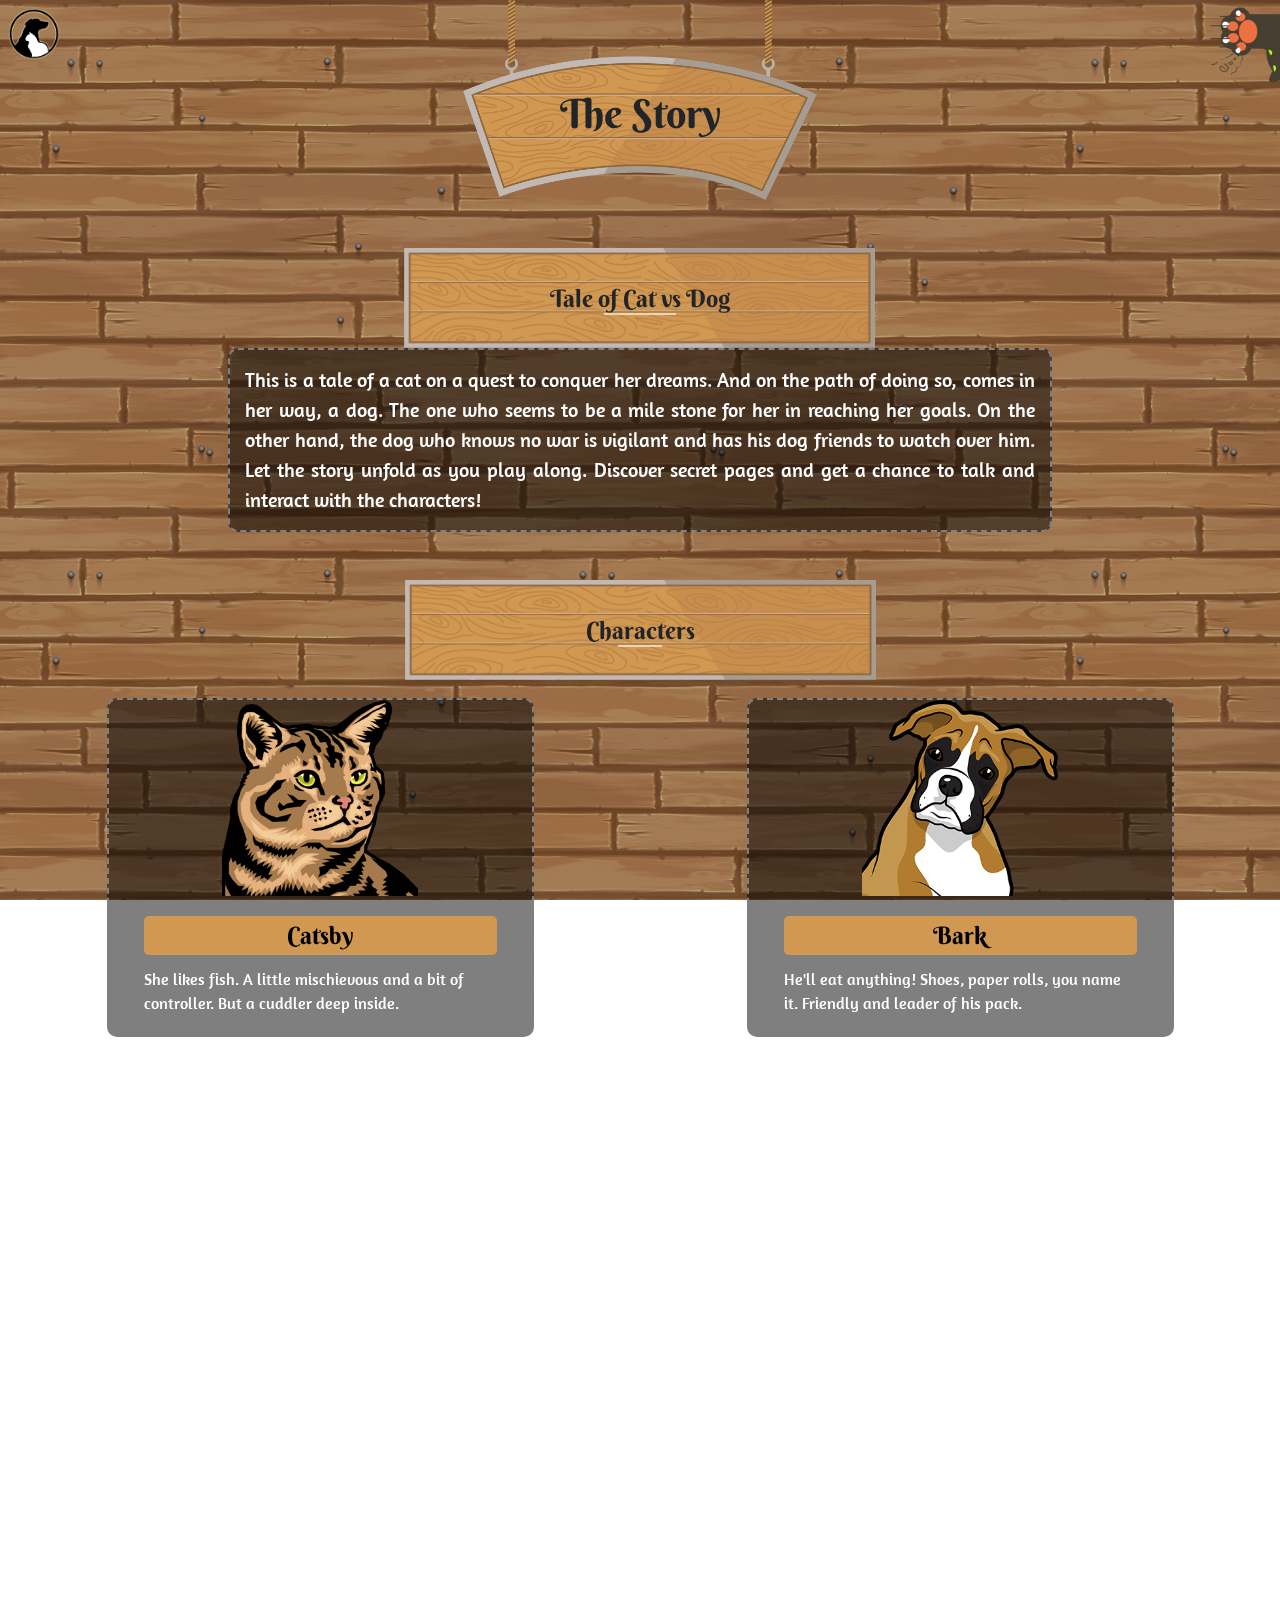
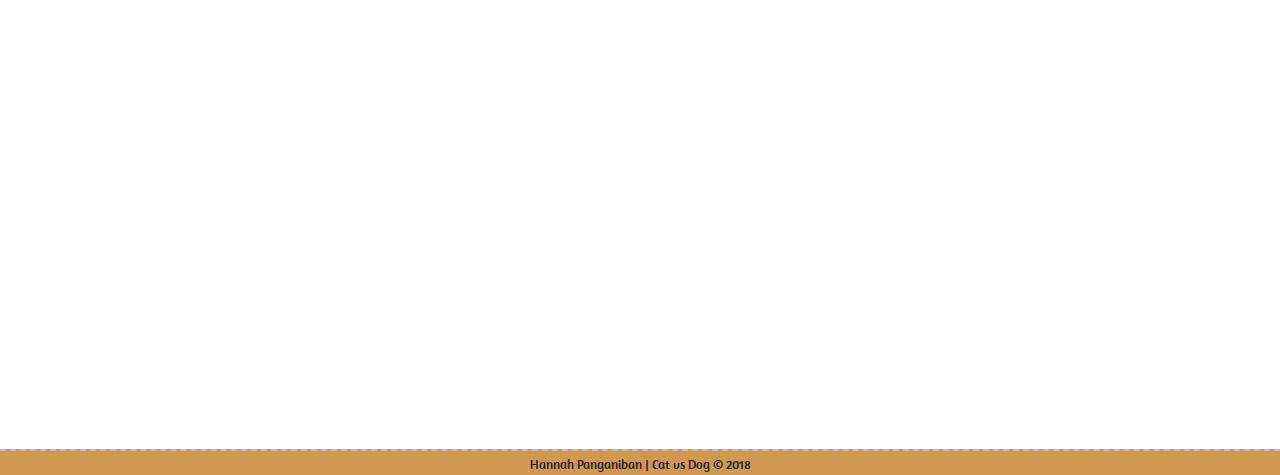
<file: story.html>
<!DOCTYPE html>
<html lang="en">
<head>

	<meta charset="utf-8">
	<meta name="viewport" content="width=device-width, initial-scale=1.0, maximum-scale=1.0, shrink-to-fit=no">
	<meta http-equiv="X-UA-Compatible" content="IE-Edge">

	<title> CvD | Story </title>

	<!-- jquery first then popper then bootstrap js -->
	<link rel="stylesheet" href="https://maxcdn.bootstrapcdn.com/bootstrap/4.1.3/css/bootstrap.min.css">
	<script src="https://ajax.googleapis.com/ajax/libs/jquery/3.3.1/jquery.min.js"></script>
	<script src="https://cdnjs.cloudflare.com/ajax/libs/popper.js/1.14.3/umd/popper.min.js"></script>
	<script src="https://maxcdn.bootstrapcdn.com/bootstrap/4.1.3/js/bootstrap.min.js"></script>

	<!-- animate css -->
	<link rel="stylesheet" type="text/css" href="assets/css/animate.css">

	<!-- google fonts -->
	<link href="https://fonts.googleapis.com/css?family=Amaranth|Bangers|Berkshire+Swash|Permanent+Marker" rel="stylesheet">

	<!-- fontawesome -->
	<link rel="stylesheet" href="https://use.fontawesome.com/releases/v5.4.1/css/all.css" integrity="sha384-5sAR7xN1Nv6T6+dT2mhtzEpVJvfS3NScPQTrOxhwjIuvcA67KV2R5Jz6kr4abQsz" crossorigin="anonymous">

	<!-- fav icon -->
	<link rel="icon" href="assets/images/logo.png">

	<!-- aos -->
	<link rel="stylesheet" href="https://unpkg.com/aos@next/dist/aos.css"/>

	<!-- external css -->
	<link rel="stylesheet" type="text/css" href="assets/css/style.css">

	<!-- external js -->
	<script type="text/javascript" src="assets/js/external.js"></script>

</head>
<body>

<!-- Logo and Navigation -->
	<div id="navigation" class="fixed-top">
		<a href="index.html"><img id="logo" class="float-left pt-2 ml-2" src="assets/images/logo.png" alt="logo"></a>

		<nav id="hamburger" class="float-right">
			<div id="navslide">
				<div id="navtoggle"><img src="assets/images/navicon.gif" class="img-fluid" alt="nav icon"></div>

				<div>
					<ul>
						<li><a id="active" class="nav-link" href="story.html"><i class="fas fa-store"></i> Story</a></li>
						<li><a class="nav-link" href="cat.html"><i class="fas fa-cat"></i> Cat</a></li>
						<li><a class="nav-link" href="dog.html"><i class="fas fa-dog"></i> Dog</a></li>
						<li><a class="nav-link" href="gallery.html"><i class="fas fa-image"></i> Gallery</a></li>
						<li><a class="nav-link" href="about.html"><i class="fas fa-question-circle"></i> About</a></li>
					</ul>
				</div>
			</div>
		</nav> <!-- end of hamburger -->
	</div>

<!-- end of Logo and Navigation -->



<!-- Story Page Content -->

	<main class="container-fluid">
		<header id="story-header" data-aos="fade-down" data-aos-easing="linear" data-aos-duration="1000">
			<h1>The Story</h1>
		</header> <!-- end of header -->


		<section class="row">
			<div class="col-10 col-md-8 col-lg-8 offset-1 offset-md-2 offset-lg-2">
				<div id="story-lore" class="mt-5" data-aos="fade-down" data-aos-easing="linear" data-aos-duration="1000">
					<h1 id="story-underline">Tale of Cat vs Dog</h1>
				</div>

				<div id="story-info-container">
					<p id="story-info" data-aos="fade-down" data-aos-easing="linear" data-aos-duration="1000">This is a tale of a cat on a quest to conquer her dreams. And on the path of doing so, comes in her way, a dog. The one who seems to be a mile stone for her in reaching her goals. On the other hand, the dog who knows no war is vigilant and has his dog friends to watch over him. Let the story unfold as you play along. Discover secret pages and get a chance to talk and interact with the characters!</p>
				</div>
			</div>

			<div class="col-12">
				<div id="story-characters" class="mt-5" data-aos="fade-down" data-aos-easing="linear" data-aos-duration="1000">
					<h1 id="story-underline">Characters</h1>
				</div>

				<div class="row">
					<div id="story-card" class="card col-10 col-md-4 col-lg-4 offset-1 offset-md-1 offset-lg-1" data-aos="flip-left" data-aos-easing="ease-out-cubic" data-aos-duration="1000">
						<img id="story-card-img" class="card-img-top img-fluid" src="assets/images/catcard.png" alt="Catsby">
						<div class="card-body">
							<h4 id="story-card-title" class="card-title">Catsby</h4>
							<p id="story-card-text" class="card-text">She likes fish. A little mischievous and a bit of controller. But a cuddler deep inside.</p>
						</div>
					</div>

					<div id="story-card" class="card col-10 col-md-4 col-lg-4 offset-1 offset-md-2 offset-lg-2" data-aos="flip-left" data-aos-easing="ease-out-cubic" data-aos-duration="1000">
						<img id="story-card-img" class="card-img-top img-fluid" src="assets/images/dogcard.png" alt="Bark">
						<div class="card-body">
							<h4 id="story-card-title" class="card-title">Bark</h4>
							<p id="story-card-text" class="card-text">He'll eat anything! Shoes, paper rolls, you name it. Friendly and leader of his pack.</p>
						</div>
					</div>

					<div id="story-card" class="card col-10 col-md-4 col-lg-4 offset-1 offset-md-4 offset-lg-4" data-aos="flip-left" data-aos-easing="ease-out-cubic" data-aos-duration="1000">
						<div class="card-body">
							<h4 id="story-card-title" class="card-title">Korgie</h4>
							<p id="story-card-text" class="card-text">A little guy who likes to stuff his nose on everyone's business.</p>
						</div>
						<img id="story-card-img" class="card-img-bottom img-fluid" src="assets/images/dogdlg1.gif" alt="Korgie">
					</div>
					

				</div>

			</div>

		</section> <!-- end of opening message -->












		<section id="story-faqs" data-aos="fade-down" data-aos-easing="linear" data-aos-duration="800">
			<h1>FAQs</h1>
		</section> <!-- end of faqs header -->


		<div id="story-faqs-container" class="container">
			<div class="row">
				<div class="col-12 col-md-6 col-lg-8 offset-md-3 offset-lg-2" data-aos="fade-down" data-aos-easing="linear" data-aos-duration="800">

					<div class="panel-group" id="accordion" role="tablist" aria-multiselectable="true">
						<div class="panel panel-default">
							<div class="panel-heading" role="tab" id="headingOne">
								<h4 class="panel-title">
									<button role="button" class="btn-block" data-toggle="collapse" data-parent="#accordion" href="#collapseOne" aria-expanded="true" aria-controls="collapseOne">
										What is the cat and dog's real name?
									</button>
								</h4>
							</div>

							<div id="collapseOne" class="panel-collapse collapse in" role="tabpanel" aria-labelledby="headingOne">
								<div class="panel-body">
									<p id="panel-text">Their real name is Kitty and Doggo, named by their Hooman! The Great Catsby and Bark Obama is just their self-proclaimed cool names.</p>
								</div>
							</div>
						</div> <!-- end panel 1 -->

						<div class="panel panel-default">
							<div class="panel-heading" role="tab" id="headingTwo">
								<h4 class="panel-title">
									<button class="collapsed btn-block" role="button" data-toggle="collapse" data-parent="#accordion" href="#collapseTwo" aria-expanded="false" aria-controls="collapseTwo">
										What's up with the war?
									</button>
								</h4>
							</div>

							<div id="collapseTwo" class="panel-collapse collapse" role="tabpanel" aria-labelledby="headingTwo">
								<div class="panel-body">
									<p id="panel-text">Kitty wants to rule the world. She decided to make Doggo submit to her first, hence declared a war! But it's all just in her head.</p>
								</div>
							</div>
						</div> <!-- end of panel 2 -->

						<div class="panel panel-default">
							<div class="panel-heading" role="tab" id="headingThree">
								<h4 class="panel-title">
									<button class="collapsed btn-block" role="button" data-toggle="collapse" data-parent="#accordion" href="#collapseThree" aria-expanded="false" aria-controls="collapseThree">
										Where are they?
									</button>
								</h4>
							</div>

							<div id="collapseThree" class="panel-collapse collapse" role="tabpanel" aria-labelledby="headingThree">
								<div class="panel-body">
									<p id="panel-text">Notice the same background? They live in the same house! Kitty's lair is just her cat tree and Doggo's house, is litterally his dog house.</p>
								</div>
							 </div>
						</div> <!-- end of pnnel 3 -->

						<div class="panel panel-default">
							<div class="panel-heading" role="tab" id="headingFour">
								<h4 class="panel-title">
									<button class="collapsed btn-block" role="button" data-toggle="collapse" data-parent="#accordion" href="#collapseFour" aria-expanded="false" aria-controls="collapseFour">
										Is the cat a good or a bad cat?
									</button>
								</h4>
							</div>

							<div id="collapseFour" class="panel-collapse collapse" role="tabpanel" aria-labelledby="headingFour">
								<div class="panel-body">
									<p id="panel-text">I'm quite not sure about that, too! But her owner thinks she's a good cat.</p>
								</div>
							</div>
						</div> <!-- end of panel 4 -->
					</div> <!-- end of panel group -->
				 </div> <!-- end of column -->
			</div> <!-- end of row -->
		</div> <!-- end of FAQs container -->

		<!-- Youtube -->
		<div id="bgsound"></div>

	</main>
<!-- end of Story Page Content -->


	<footer>
		<small>Hannah Panganiban | Cat vs Dog &copy; 2018</small>
	</footer>





<!-- aos script -->
<script src="https://unpkg.com/aos@next/dist/aos.js"></script>
	<script>
		AOS.init({
			disable: false,
			startEvent: 'DOMContentLoaded',
			initClassName: 'aos-init',
			animatedClassName: 'aos-animate', 
			useClassNames: false,
			disableMutationObserver: false, 
			debounceDelay: 50, 
			throttleDelay: 99, 
	  
			easing: 'ease',
			once: true,
			mirror: false,
		});
	</script>


</body>
</html>
</file>
<file: assets/css/style.css>
* {
	margin: 0;
	padding: 0;
	box-sizing: border-box;
	font-family: 'Berkshire Swash', cursive;
}

html {
  scroll-behavior: smooth;
}

body {
	margin: 0 auto;
}

main {
	background-image: url(../images/bg.png);
	background-attachment: fixed;
	background-position: top;
	background-repeat: repeat;
}

h1 {
	margin: 0;
	padding: 0;
}

p {
	margin-bottom: 0;
}


/*navigation*/
#navigation {
	height: 1px;
}

#logo {
	height: 60px;
}

#navbar-nav {
	text-align: center;
	padding: 3px;
	background-color: rgb(0,0,0,0.5);
	border-radius: 5px;
}

#hamburger {
	padding-top: 5px;
}

#navslide{
  position: relative;
  width: 120px; 
  right: -120px;
  padding: 3px 0 3px 5px;
  background: #463E31;
  transition: right 0.4s ease-in-out;
  -o-transition: right 0.4s ease-in-out;
  -ms-transition: right 0.4s ease-in-out;
  -moz-transition: right 0.4s ease-in-out;
  -webkit-transition: right 0.4s ease-in-out;
  border-radius: 10px 0 0 10px;
}

#navtoggle{
  position: absolute;
  right: 120px;
  top: 0px;
  width: 50px;
}

#navslide:hover{
  right: 0px;
}

ul, li, li a {
  list-style: none;
  display: block;
  margin: 0;
  padding: 2px 0;
  color: white;
}

li a:hover,
li a:focus {
  background: #d09850;
  color: black;
  border-radius: 20px 0 0 20px;
}

#active {
	background: #d09850;
	color: black;
	border-radius: 20px 0 0 20px;
}

/*end of navigation*/




/*landing page*/
#title {
	height: 100vh;
	background-image: url(../images/pow.png);
	background-position: center;
	background-size: contain;
	background-repeat: no-repeat;
	background-color: #f4e033;
	text-align: center;
	padding-top: 30vh;
}

#cat-title,
#dog-title {
	font-family: 'Permanent Marker', cursive;
	color: #186bf2;
	text-shadow: -1px 0 black, 0 1px black, 1px 0 black, 0 -1px black;
	font-size: 100px;
}

#dog-title {
	color: #f21818;
}

#vs {
	color: black;
	font-size: 50px;
	padding-right: 20px;
	padding-left: 20px;
}

#fight {
	text-shadow: 0px 0px 5px white;
	font-family: 'Bangers', cursive;
}

#choose {
	background-color: #f4e033;
	text-align: center;
	height: 150px;
}

#choose-icon:hover {
	transform: scale(1.3);
    transition: all .2s ease-in-out;
}

#cat,
#dog {
	height: 100vh;
	padding-top: 20vh;
	text-align: center;
	background-image: url(../images/cat.jpg);
	background-size: cover;
	background-repeat: no-repeat;
	background-position: center;
}

#dog {
	background-image: url(../images/dog.png);
}

/*end of landing page*/




/*story page*/
#story-header {
	background-image: url(../images/titlebg.png);
	background-repeat: no-repeat;
	background-position: center;
	background-size: contain;
	text-align: center;
	height: 200px;
	padding-top: 13vh;
}

#story-section {
	margin-top: 10vh;
}

#story-title {
	background-image: url(../images/titlebg3.png);
	background-repeat: no-repeat;
	background-position: center;
	background-size: contain;
	text-align: center;
	padding: 20px;
}



#story-lore {
	position: relative;
	display: block;
	width: 100%;
	text-align: center;
	cursor: pointer;
	height: 100px;
	background-image: url(../images/titlebg4.png);
	background-repeat: no-repeat;
	background-position: center;
	background-size: contain;
}

#story-lore h1 {
  line-height: 100px;
}

#story-underline {
  position: relative;
  display: inline-block;
  font-size: 24px;
  font-weight: 400;
  text-align: center;
}


#story-underline,
#story-underline:hover,
#story-underline:focus,
#story-underline:active {
  text-decoration: none;
}

#story-underline::after {
  content: "";
  position: absolute;
}

#story-lore #story-underline::after {
  top: 65%;
  height: 2px !important;
  width: 40%;
  left: 30%;
  background-color: rgba(255, 255, 255, 0.6);
    transition: 0.4s ease-out all .1s;
}

#story-lore:hover #story-underline::after {
  width: 90%;
  left: 5%;
    transition: 0.5s ease all;
}

#story-characters {
	position: relative;
	display: block;
	width: 100%;
	text-align: center;
	cursor: pointer;
	height: 100px;
	background-image: url(../images/titlebg4.png);
	background-repeat: no-repeat;
	background-position: center;
	background-size: contain;
}

#story-characters h1 {
  line-height:100px;
}

#story-characters #story-underline::after {
  top: 65%;
  height: 2px !important;
  width: 40%;
  left: 30%;
  background-color: rgba(255, 255, 255, 0.6);
    transition: 0.4s ease-out all .1s;
}

#story-characters:hover #story-underline::after {
  width: 90%;
  left: 5%;
    transition: 0.5s ease all;
}

#story-info {
	color: white;
	text-align: justify;
	font-family: 'Amaranth', sans-serif;
	background-color: rgb(0,0,0,0.5);
	padding: 15px;
	border: 2px dashed grey;
	border-radius: 10px;
}

#story-card {
	margin-top: 2vh;
	background-color: rgb(0,0,0,0.5);
	border: 2px dashed grey;
	border-radius: 10px;
}

#story-card-img {
	display: block;
	margin: 0 auto;
	width: 50%;
}

#story-card-title {
	background-color: #d09850;
	padding: 5px;
	border-radius: 5px;
	text-align: center;
	color: black;
}

#story-card-text {
	color: white;
	font-family: 'Amaranth', sans-serif;
}

#story-faqs {
	background-image: url(../images/titleabout.png);
	background-repeat: no-repeat;
	background-position: center;
	background-size: contain;
	text-align: center;
	height: 175px;
	padding-top: 5vh;
	margin-top: 15vh;
	overflow: hidden;
}

#story-faqs-container {
	margin-bottom: 10vh;
}

#accordion .panel{
	border: none;
	box-shadow: none;
	border-radius: 0;
	margin-bottom: 5px;
}

#accordion .panel-heading{
	padding: 0;
	border-radius: 0;
	text-align: center;
	border: none;
}

#accordion .panel-title button{
	display: block;
	padding: 15px;
	font-size: 18px;
	font-weight: bold;
	color: black;
	background: #d09850;
	transition: all 0.5s ease 0s;
	border: 2px dashed #c2b9b5;
}

#accordion .panel-title button:hover{
	color: #d09850;
	text-shadow: -1px 0 black, 0 1px black, 1px 0 black, 0 -1px black;
	background: rgba(82, 60, 31, 1);
}

#accordion .panel-body{
	font-size: 16px;
	color: #fff;
	background: rgb(0,0,0,0.5);
	padding: 15px 20px;
	line-height: 25px;
	border: none;
	position: relative;
	border: 1px dashed grey;
	border-radius: 10px;
}

#accordion .panel-body:after{
	content: "";
	position: absolute;
	top: -30px;
	left: 40px;
	border: 15px solid transparent;
	border-bottom: 15px solid rgb(0,0,0,0.5);
}

#panel-text {
	font-family: 'Amaranth', sans-serif;
}

/*end of story page*/



/*cat page*/
#cat-overflow {
	overflow: hidden;
}

#cat-section {
	margin-bottom: 10vh;
	margin-top: 10vh;
}

#cat-message {
	background-color: rgb(0,0,0,0.5);
	height: 200px;
	border: 2px dashed grey;
	border-radius: 10px;
}

#cat-info {
	color: white;
	text-align: center;
	font-family: 'Amaranth', sans-serif;
	padding: 10px;
}

#cat-play {
	margin-top: 10px;
}

#cat-play p {
	background-color: #d09850;
	text-align: center;
	border: 2px solid #c2b9b5;
	border-radius: 10px;
	padding: 6px 0;
}

.playbtn {
	background-color: #d09850;
	text-align: center;
	border: 1px dashed #c2b9b5;
	border-radius: 10px;
}

.playbtn:hover {
	color: #d09850;
	text-shadow: -1px 0 black, 0 1px black, 1px 0 black, 0 -1px black;
	background: rgba(82, 60, 31, 1);
}


#cat-command-title {
	background-image: url(../images/titlebg2.png);
	background-repeat: no-repeat;
	background-position: center;
	background-size: contain;
	text-align: center;
	height: 150px;
	padding-top: 13vh;
	margin-bottom: 10vh;
	margin-top: 10vh;
}

#cat-number {
	background-image: url(../images/titlebg5.png);
	background-repeat: no-repeat;
	background-position: center;
	background-size: contain;
	text-align: center;
	height: 125px;
	padding-top: 5vh;
	font-size: 50px;
}

#cat-command {
	background-color: rgb(0,0,0,0.5);
	margin-top: 5vh;
	padding: 10px;
	color: white;
	text-align: center;
	font-family: 'Amaranth', sans-serif;
	font-size: 20px;
	border: 2px dashed grey;
	border-radius: 10px;
}

#cat-btn {
	background-color: #d09850;
	border: 5px solid #c2b9b5;
	margin-top: 20vh;
}

.card {
	background-color: rgb(0,0,0,0.5);
	border-left: 2px dashed grey;
	border-right: 2px dashed grey;
	border-bottom: 2px dashed grey;
	border-radius: 10px;
}

#cat-card {
	color: white;
	text-align: center;
	font-family: 'Amaranth', sans-serif;
	font-size: 20px;
}

#go-to-dog {
	background-color: #d09850;
	border: 5px solid #c2b9b5;
	margin-top: 10vh;
	margin-bottom: 20vh;
	color: black;
	text-decoration: none;
}

#cat-btn:hover,
#go-to-dog:hover {
	color: #d09850;
	text-shadow: -1px 0 black, 0 1px black, 1px 0 black, 0 -1px black;
	background: rgba(82, 60, 31, 1);
}

#cat-modal {
	background-color: black;
}

#cat-modal-header {
	color: white;
}

#cat-modal-img {
	height: 75px;
}

#cat-modal-body {
	color: white;
	font-family: 'Amaranth', sans-serif;
}

#cat-modal-btn {
	border: 1px solid red;
	background-color: black;
	color: red;
}

#cat-modal-btn:hover {
	border: 1px solid black;
	background-color: red;
	color: white;
}

/*end of cat page*/





/*dog page*/
.hovereffect {
  width: 100%;
  height: 100%;
  float: left;
  overflow: hidden;
  position: relative;
  text-align: center;
  cursor: default;
}

.hovereffect .overlay {
  position: absolute;
  overflow: hidden;
  width: 80%;
  height: 80%;
  left: 10%;
  top: 10%;
  border-bottom: 1px solid #FFF;
  border-top: 1px solid #FFF;
  -webkit-transition: opacity 0.35s, -webkit-transform 0.35s;
  transition: opacity 0.35s, transform 0.35s;
  -webkit-transform: scale(0,1);
  -ms-transform: scale(0,1);
  transform: scale(0,1);
}

.hovereffect:hover .overlay {
  opacity: 1;
  filter: alpha(opacity=100);
  -webkit-transform: scale(1);
  -ms-transform: scale(1);
  transform: scale(1);
}

.hovereffect img {
  display: block;
  position: relative;
  -webkit-transition: all 0.35s;
  transition: all 0.35s;
}

.hovereffect:hover img {
  filter: url('data:image/svg+xml;charset=utf-8,<svg xmlns="http://www.w3.org/2000/svg"><filter id="filter"><feComponentTransfer color-interpolation-filters="sRGB"><feFuncR type="linear" slope="0.6" /><feFuncG type="linear" slope="0.6" /><feFuncB type="linear" slope="0.6" /></feComponentTransfer></filter></svg>#filter');
  filter: brightness(0.6);
  -webkit-filter: brightness(0.6);
}

.hovereffect h2 {
  text-transform: uppercase;
  text-align: center;
  position: relative;
  font-size: 17px;
  background-color: transparent;
  color: #FFF;
  padding: 1em 0;
  opacity: 0;
  filter: alpha(opacity=0);
  -webkit-transition: opacity 0.35s, -webkit-transform 0.35s;
  transition: opacity 0.35s, transform 0.35s;
  -webkit-transform: translate3d(0,-100%,0);
  transform: translate3d(0,-100%,0);
}

.hovereffect a, .hovereffect p {
  color: #FFF;
  padding: 1em 0;
  opacity: 0;
  filter: alpha(opacity=0);
  -webkit-transition: opacity 0.35s, -webkit-transform 0.35s;
  transition: opacity 0.35s, transform 0.35s;
  -webkit-transform: translate3d(0,100%,0);
  transform: translate3d(0,100%,0);
}

.hovereffect:hover a, .hovereffect:hover p, .hovereffect:hover h2 {
  opacity: 1;
  filter: alpha(opacity=100);
  -webkit-transform: translate3d(0,0,0);
  transform: translate3d(0,0,0);
}

#dog-top {
	position: relative;
	margin-bottom: 50vh;
}

.arrow {
  position: absolute;
  bottom: 5vh;
  left: 50%;
  margin-left:-20px;
  width: 40px;
  height: 40px;
}

#dog-section {
	margin-top: 10vh;
	overflow: hidden;
}

#dog-message {
	background-color: rgb(0,0,0,0.5);
	height: 200px;
	border: 2px dashed grey;
	border-radius: 10px;
}

#dog-info {
	color: white;
	text-align: center;
	font-family: 'Amaranth', sans-serif;
	padding: 10px;
}

#arrow2 {
	position: relative;
	margin-top: 10vh;
	height: 1px;
}

.arrow2 {
  position: absolute;
  top: 0;
  left: 50%;
  margin-left:-20px;
  width: 40px;
  height: 40px;
}

#dog-meet {
	background-image: url(../images/titlebg2.png);
	background-repeat: no-repeat;
	background-position: center;
	background-size: contain;
	text-align: center;
	height: 150px;
	padding-top: 13vh;
	margin-top: 50vh;
}

#dog-friends {
	margin-top: 10vh;
}

#dog-friends-bottom {
	margin-top: 10vh;
	margin-bottom: 15vh;
	position: relative;
}

.arrow3 {
  position: absolute;
  bottom: -15vh;
  left: 50%;
  margin-left:-20px;
  width: 40px;
  height: 40px;
}

#dog-overflow {
	overflow: auto;
}

#dog-name {
	color: orange;
	font-size: 30px;
	text-shadow: -1px 0 black, 0 1px black, 1px 0 black, 0 -1px black;
}

#dog-description {
	font-size: 25px;
	color: black;
	text-shadow: -1px 0 white, 0 1px white, 1px 0 white, 0 -1px white;
	font-family: 'Amaranth', sans-serif;
}

#dog-secret {
	text-decoration: none;
	color: black;
}

#dog-suspicious {
	color: white;
	text-align: center;
	font-family: 'Amaranth', sans-serif;
	padding: 10px;
	background-color: rgb(0,0,0,0.5);
	border: 2px dashed grey;
	border-radius: 10px;
}

.dog-option {
	background-color: #d09850;
	border: 5px solid #c2b9b5;
	margin-bottom: 1rem;
	margin-top: 1rem;
}

.dog-option:hover {
	color: #d09850;
	text-shadow: -1px 0 black, 0 1px black, 1px 0 black, 0 -1px black;
	background: rgba(82, 60, 31, 1);
}

#dogdlg-img {
	height: 120px;
}

#dogdlg-body {
	color: white;
	font-family: 'Amaranth', sans-serif;
	text-align: left;
}

#nodialogue,
#noyesdialogue,
#nonodialogue,

#revealdialogue,
#revealtelldialogue,

#hidedialogue,
#hideimaginedialogue,
#hidedotdialogue,

#dogyes,
#dogno2,
#dogtell,
#dogrun,
#dogstay,
#dogimagine,
#dogdot {
  display: none;
}

a:hover {
	text-decoration: none;
}

/*end of dog page*/



/*gallery page*/
#demo {
	display: block;
	margin-top: 20px;
}

#carousel-img {
	width: 100%;
	height: 50vh;
}

.carousel-inner img {
	width: 100%;
}

#thumbnail {
	margin-top: 10vh;
}

#thumbnail-img {
	height: 100px;
	width: 100%;
	object-fit: cover;
	border-radius: 10%;
}

#gallery-row2 {
	margin-top: 20px;
	margin-bottom: 10vh;
}

#gallery-description {
	font-family: 'Amaranth', sans-serif;
	text-shadow: -1px 0 black, 0 1px black, 1px 0 black, 0 -1px black;
}

#gallery-info {
	color: white;
	text-align: center;
	font-family: 'Amaranth', sans-serif;
	background-color: rgb(0,0,0,0.5);
	padding: 10px;
	font-size: 20px;
	margin-top: 5vh;
	animation-delay: 1s;
	border: 2px dashed grey;
	border-radius: 10px;
}

#gallery-overflow {
	overflow: auto;
}

/*end of gallery page*/



/*about page*/
#social-icon {
	height: 30px;
	padding-right: 10px;
}

#about-section {
	margin-top: 10vh;
	margin-bottom: 10vh;
}

#about-title {
	background-image: url(../images/titleabout.png);
	background-repeat: no-repeat;
	background-position: center;
	background-size: contain;
	text-align: center;
	height: 150px;
	padding-top: 5vh;
	margin-bottom: 0;
}

#about-content {
	background-image: url(../images/bgabout.png);
	background-repeat: no-repeat;
	background-position: center;
	background-size: contain;
	text-align: center;
	font-size: 20px;
	height: 300px;
	padding-top: 5vh;
}

#about-text {
	font-family: 'Amaranth', sans-serif;
}

#about-name {
	margin-bottom: 0;
	color: black;
	font-size: 25px;
}

#about-btn {
	background-color: #d09850;
	border: 3px solid #c2b9b5;
	margin-top: 10px;
	margin-bottom: 10px;
	color: black;
	text-decoration: none;
}

#about-footer-content {
	margin: 0;
}

#about-disclaimer-title {
	margin-top: .5rem;
}

#about-disclaimer {
	font-family: 'Amaranth', sans-serif;
	font-size: 13px;
	text-align: justify;
	margin-bottom: 5px;
}

#about-sources {
	font-family: 'Amaranth', sans-serif;
	font-size: 13px;
	margin-bottom: 5px;
	text-decoration: none;
}
/*end of about page*/



/*secret page*/
#secret-page {
	height: 100vh;
	width: 100%;
	background-color: #b5b2ca;
	text-align: center;
}

#secret-message-first {
	font-size: 30px;
	padding-top: 5vh;
	font-family: 'Amaranth', sans-serif;
}

#secret-message-second {
	font-size: 20px;
	font-family: 'Amaranth', sans-serif;
}

#secret-message {
	font-size: 20px;
}

#secret-img {
	display: block;
	margin: 0 auto;
}
/*end of secret page*/




/*footer*/
footer {
	background-color: #d09850;
	text-align: center;
	font-family: 'Amaranth', sans-serif;
	border-top: 2px dashed #c2b9b5;
}

footer small {
	font-family: 'Amaranth', sans-serif;
}

#index-footer {
	background-color: #f4e033;
}

#secret-footer {
	background-color: #b5b2ca;
}
/*end of footer*/



/*Mobile Styles*/
@media only screen and (max-width: 400px) {

/*navigation*/
	#logo {
		height: 50px;
	}
/*end of navigation*/



/*lading page*/
	#landing-title {
		text-align: center;
		width: 175px;
		margin: 0 auto;
	}
/*end of panding page*/



/*story page*/
	#story-title {
		font-size: 20px;
	}

	#story-header {
		padding-top: 10vh;
		height: 150px;
	}

	#story-section	{
		margin-top: 5vh;
	}

	#story-info-container {
		height: 200px;
		overflow: auto;
	}
/*end of story page*/



/*cat page*/
	#cat-section {
		margin-top: 1vh;
	}

	#catimg,
	#dog-img {
		padding-top: 5vh;
	}

	#cat-message,
	#dog-message {
		height: 150px;
		overflow: auto;
	}

	#cat-command {
		margin-top: 5vh;
		font-size: 16px;
	}

	#cat-card {
		font-size: 16px;
	}

	#cat-btn {
	margin-top: 15vh;
	}

	#catlg-btn {
		display: none;
	}

	#cat-play {
	margin-top: 0px;
	margin-bottom: 10px;
	}
/*end of cat page*/



/*dog page*/
	#dog-section {
		margin-top: 1vh;
	}

	#dog-name {
		font-size: 20px;
	}

	#dog-description {
		font-size: 18px;
	}

	#dog-suspicious {
		height: 140px;
		overflow: auto;
	}

	#dogdlg-body {
		padding-top: 0px!important;
	}

	.arrow {
		bottom: -10vh;
	}

	#dog-order {
		order: 2;
	}
/*end of dog page*/



/*gallery page*/
	#carousel-img {
		height: 30vh;
	}

	.thumbnail-lg {
		display: none;
	}

	.thumbnail-sm {
		margin-bottom: 10vh;
	}

	#thumbnail-img {
	height: 75px;
	}

	#gallery-sm {
		margin-bottom: 20px;
	}

	#gallery-info {
		font-size: 17px;
	}
/*end of gallery page*/



/*about page*/
	#about-header {
		font-size: 30px;
	}

	#about-content {
		background-size: cover;
		height: 200px;
		font-size: 15px;
	}

	#about-name {
		font-size: 20px;
	}
/*end of about page*/


/*secret*/
	#secret-img {
		padding-top: 15vh;
	}

	#secret-message-first {
	padding-top: 15vh;
	font-size: 25px;
	}
/*end of secret page*/

}

/*Tablet Styles*/
@media only screen and (min-width: 401px) and (max-width: 960px) {
/*navigation*/
	#logo {
		height: 50px;
	}
/*end of navigation*/




/*lading page*/
	#landing-title {
		text-align: center;
		width: 175px;
		margin: 0 auto;
	}
/*end of panding page*/




/*story page*/
	#story-title {
		font-size: 20px;
	}

	#story-header {
		padding-top: 9vh;
		height: 175px;
	}

	#story-section {
		margin-top: 5vh;
	}

	#story-info-container {
		height: 200px;
		overflow: auto;
	}
/*end of story page*/




/*cat page*/
	#cat-section {
		margin-top: 1vh;
	}

	#catimg,
	#dog-img {
		padding-top: 5vh;
	}

	#cat-command-title {
		padding-top: 9vh;
	}

	#cat-message,
	#dog-message {
		height: 150px;
		overflow: auto;
	}

	#cat-command {
		margin-top: 5vh;
	}

	#cat-btn {
	margin-top: 15vh;
	}

	#catlg-btn {
		display: none;
	}

	#cat-play {
	margin-top: 0px;
	margin-bottom: 10px;
	}
/*end of cat page*/



/*dog page*/
	#dog-section {
		margin-top: 1vh;
	}

	#dog-header {
		padding-top: 9vh;
	}

	#dog-suspicious {
		height: 140px;
		overflow: auto;
	}

	#dogdlg-body {
		padding-top: 0px!important;
	}

	#dog-meet {
		padding-top: 9vh;
	}

	.arrow {
		bottom: -10vh;
	}

	#order {
		order: 2;
	}
/*end of dog page*/



/*gallery*/
	#carousel-img {
		height: 30vh;
	}

	.thumbnail-lg {
		display: none;
	}

	.thumbnail-sm {
		margin-bottom: 10vh;
	}

	#thumbnail-img {
		margin: 0 auto;
		height: 100px;
		width: 75%;
	}

	#gallery-sm {
		margin-bottom: 20px;
	}
/*end of gallery*/



/*about page*/
#about-content {
		background-size: cover;
		height: 200px;
		font-size: 15px;
	}
/*end of about page*/



/*secret*/
	#secret-img {
		padding-top: 20vh;
	}

	#secret-message-first {
	padding-top: 15vh;
	font-size: 25px;
	}
/*end of secret page*/


}

/*Desktop Styles*/
@media only screen and (min-width: 961px) {
	#navtoggle{
		width: 80px;
	}

	#story-header {
		padding-top: 10vh;
	}

	#dog-header,
	#cat-command-title {
		padding-top: 10vh;
	}

	#dog-meet,
	#cat-command-title {
		height: 175px;
	}

	#about-title {
		padding-top: 4vh;
	}

	#story-info,
	#cat-info,
	#dog-info {
		font-size: 20px;
	}

	#cat-top,
	#dog-top {
		height: 100vh;
	}

	#cat-modal-body {
	padding-top: 5%;
	}

	#catsm-btn {
		display: none;
	}

	.thumbnail-sm {
		display: none;
	}

	#about-name {
		margin-top: 5vh;
	}
}
</file>
